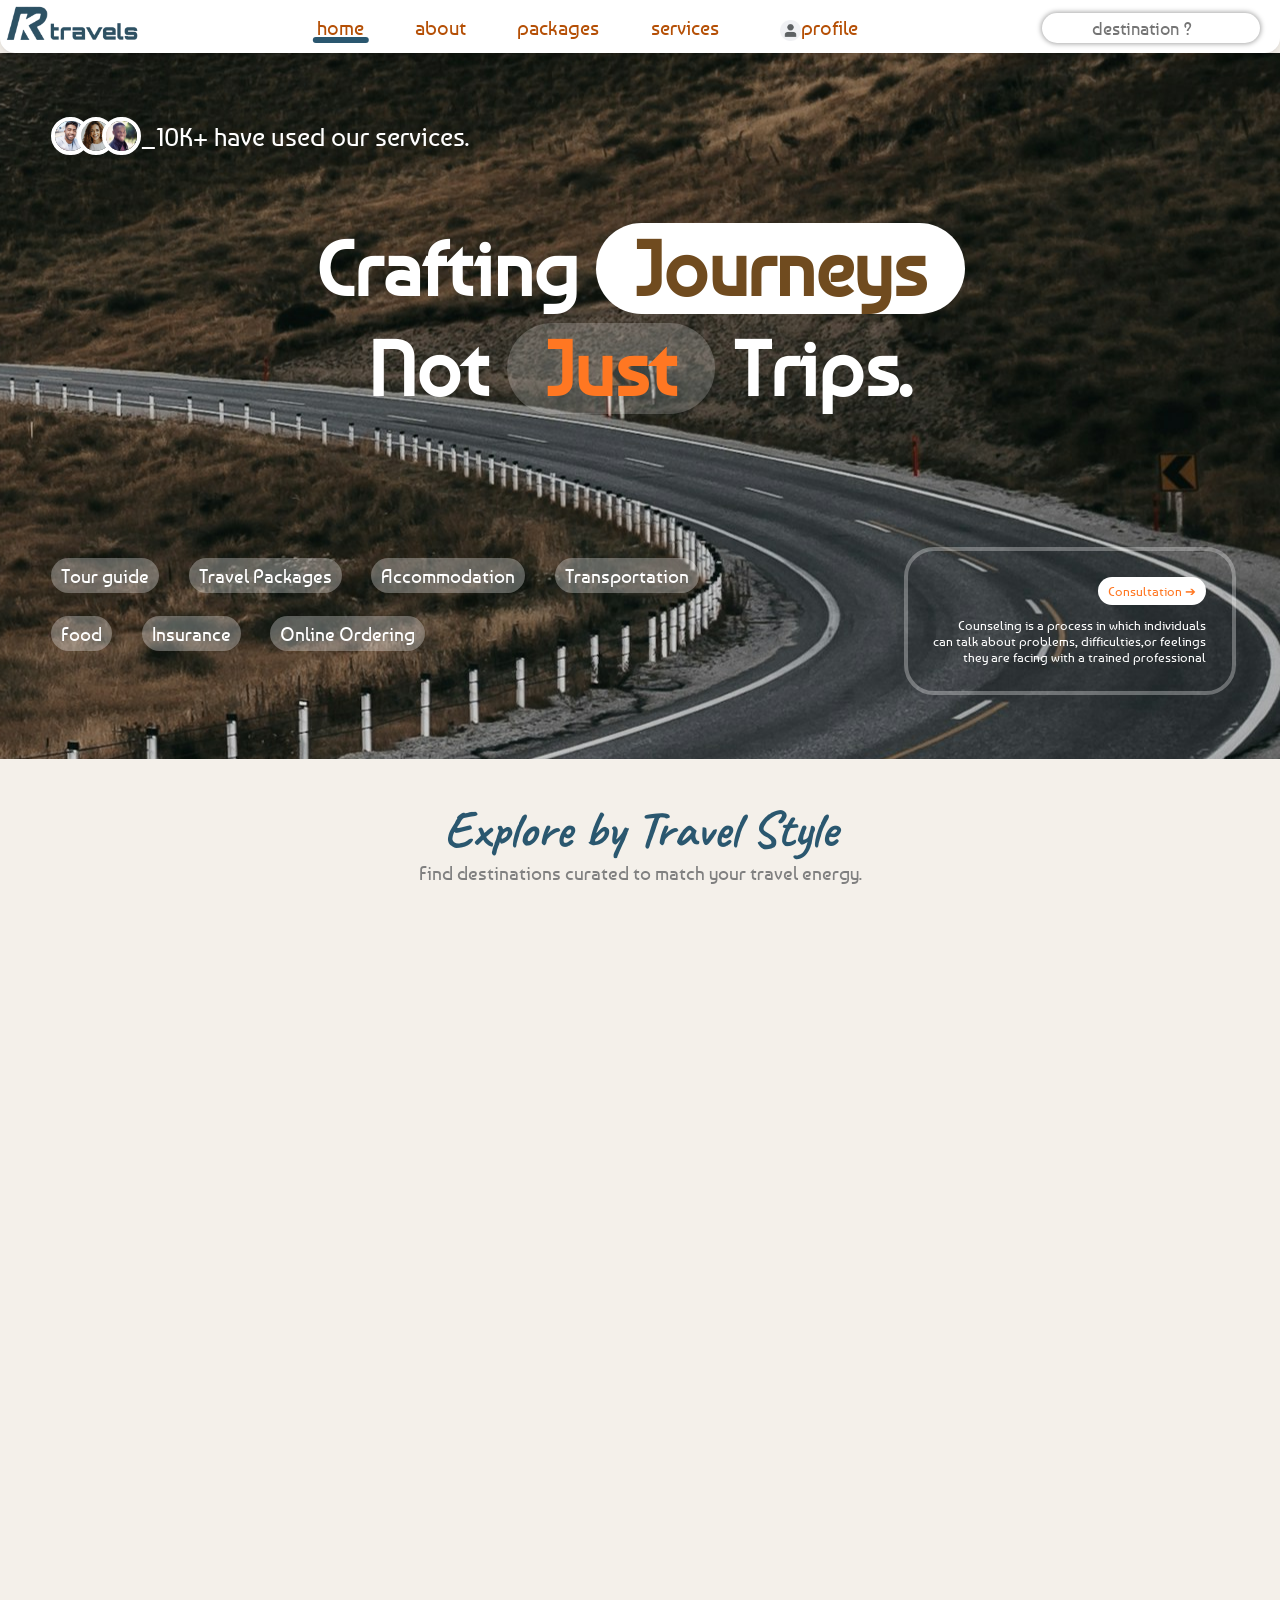
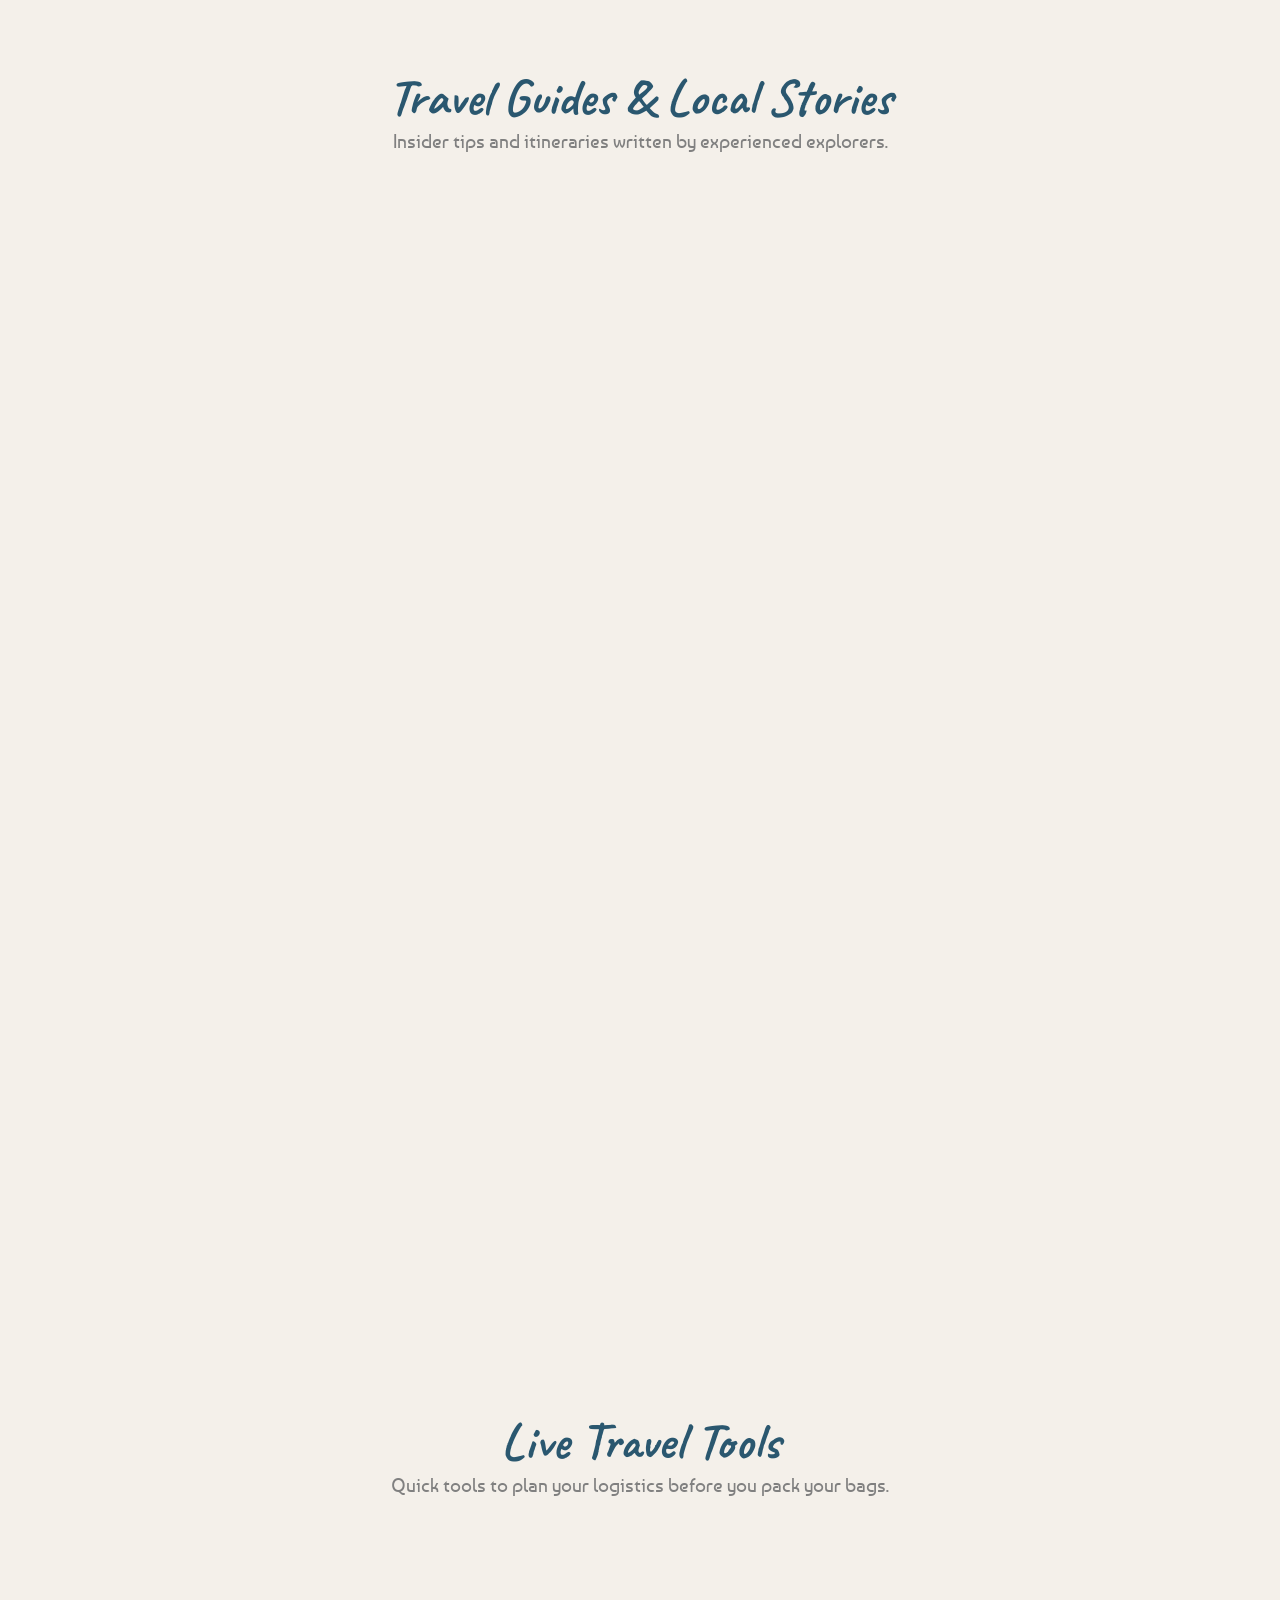
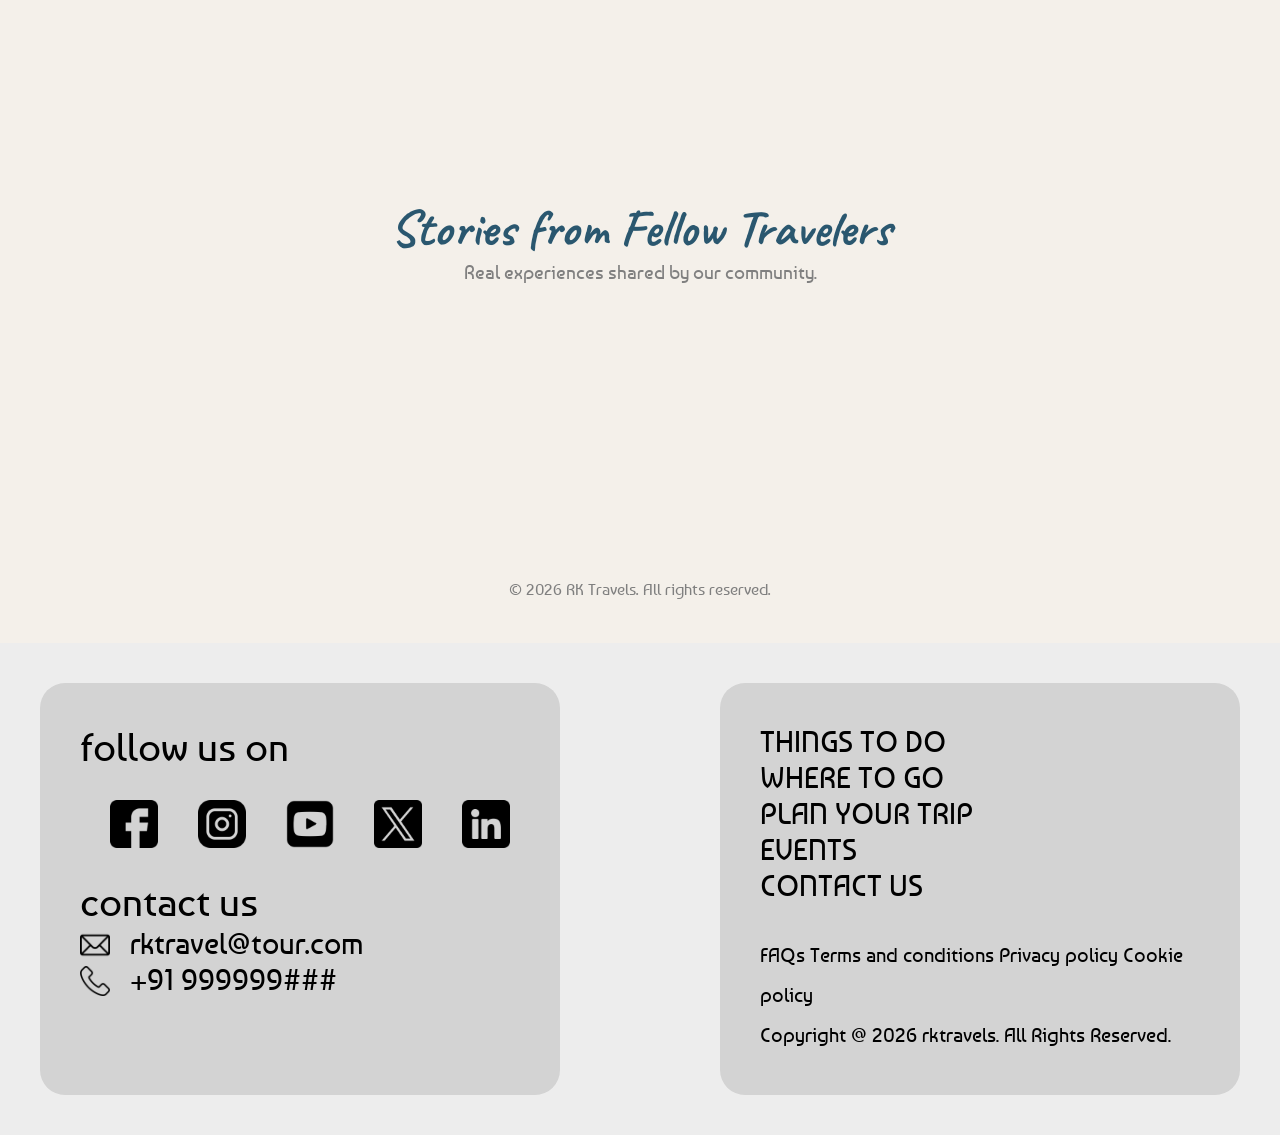
<file: project1/index.html>
<!DOCTYPE html>
<html lang="en">
<head>
    <meta charset="UTF-8">
    <meta name="viewport" content="width=device-width, initial-scale=1.0">
    <title>VKStravels</title>
    <link rel="stylesheet" href="style.css">
    <link rel="icon" href="icons/logo.png">
</head>
<link rel="preconnect" href="https://fonts.googleapis.com">
<link rel="preconnect" href="https://fonts.gstatic.com" crossorigin>
<link href="https://fonts.googleapis.com/css2?family=Anta&family=Baumans&family=Caveat:wght@400..700&family=Lavishly+Yours&family=Londrina+Outline&family=Permanent+Marker&display=swap" rel="stylesheet">
<body>
    <div class="nav"> 
      <img src="icons/logoname.png" height="" class="logo"alt="">
    
        <div class="menu">
        
        <ul><li><a href="index.html"><span class="inactive" >home</span></a></li>
            <li><a href="about.html"><span class="active" >about</span></a></li>
            <li><a href="packages.html"><span class="active" >packages</span></a></li>
            <li><a href="services.html"><span class="active" >services</span></a></li>
            <li><a href="profile.html" class="profile">
              <img src="icons/profile.png" height="" class="profileicon"alt="">profile</a></li></ul>
         </div>
        
       <input class="search" type="search" placeholder="destination ?">
    </div>
    <div class="homebanner">
      <p class="socialproof">
        <img class="profileimage1" src="icons/profile1.jpg">
        <img class="profileimage1" src="icons/profile2.jpg">
        <img class="profileimage1" src="icons/profile3.jpg">
        _10K+ have used our services.
      </p>
      
      <h2 class="homeh">
        
        Crafting <span class="homehh1">Journeys</span><br>
        Not <span class="homehh2">Just</span> Trips.
      </h2>
      <div class="facility">
        <p class="facilities">
      <span class="facilities1">Tour guide</span>
      <span class="facilities1">Travel Packages</span>
      <span class="facilities1">Accommodation</span>
      <span class="facilities1">Transportation</span><br>
      <span class="facilities1">Food</span>
      <span class="facilities1">Insurance</span>
      <span class="facilities1">Online Ordering</span>
        </p>
      <div class="cunsulting">
        <span class="cunsultbtn"><a href="services.html#customer-care">Consultation ➔</a></span><br>
        <span class="cunsultdis">
          Counseling is a process in which individuals <br>can talk about problems, difficulties,or feelings<br> they are facing with a trained professional
        </span>
      </div>
      </div>
    
    </div>

  <section class="section-categories">
    <h2 class="sectionh">Explore by Travel Style</h2>
    <p class="section-subtitle">Find destinations curated to match your travel energy.</p>
    
    <div class="category-grid">
      <div class="category-card">
        <div class="category-icon">⛰️</div>
        <h3 class="category-name">Mountain Treks</h3>
        <p class="section-subtitle">Quiet peaks, scenic trails, and fresh air.</p>
      </div>
      <div class="category-card">
        <div class="category-icon">🌲</div>
        <h3 class="category-name">Nature Retreats</h3>
        <p class="section-subtitle">Escape crowded cities into peaceful forests.</p>
      </div>
      <div class="category-card">
        <div class="category-icon">🏛️</div>
        <h3 class="category-name">Heritage Trails</h3>
        <p class="section-subtitle">Historic architecture and deep local stories.</p>
      </div>
      <div class="category-card">
        <div class="category-icon">🏕️</div>
        <h3 class="category-name">Night Treks & Stargazing</h3>
        <p class="section-subtitle">Adventure under the stars away from light pollution.</p>
      </div>
    </div>
  </section>

  
  <section class="section stories">
    <h2 class="sectionh">Travel Guides & Local Stories</h2>
    <p class="section-subtitle">Insider tips and itineraries written by experienced explorers.</p>

    <div class="category-grid">
      <article class="story-card">
        <div class="card-image-1"></div>
        <div class="card-content">
          <span class="tag">Guide</span>
          <h3 class="category-name">A Beginner’s Guide to Scenic Mountain Treks</h3>
          <p class="section-subtitle">Essential gear, packing checklists, and how to prepare for high-altitude walks.</p>
          <a href="#" class="read-more">Read Guide &rarr;</a>
        </div>
      </article>

      <article class="story-card">
        <div class="card-image-2"></div>
        <div class="card-content">
          <span class="tag">Culture</span>
          <h3 class="category-name">Hidden Cafes & Local Cuisine Secrets</h3>
          <p class="section-subtitle">How to travel off the beaten path and experience authentic local hospitality.</p>
          <a href="#" class="read-more">Read Story &rarr;</a>
        </div>
      </article>

      <article class="story-card">
        <div class="card-image-3"></div>
        <div class="card-content">
          <span class="tag">Tips</span>
          <h3 class="category-name">Essential Packing Hacks for Solo Travelers</h3>
          <p class="section-subtitle">Keep your backpack lightweight without sacrificing comfort or safety tools.</p>
          <a href="#" class="read-more">Read Tips &rarr;</a>
        </div>
      </article>
    </div>
  </section>

  
  <section class="section-utilities">
    <h2 class="sectionh">Live Travel Tools</h2>
    <p class="section-subtitle">Quick tools to plan your logistics before you pack your bags.</p>

    <div class="category-grid">
      <div class="utility-box">
        <h3 class="category-name">🌤️ Trail Weather Check</h3>
        <p class="section-subtitle">Check live weather, visibility, and terrain conditions before heading out.</p>
        <div class="utility-mock">
          <p class="climate">Dehradun Trails: 22°C (Clear Sky)</p>
        </div>
      </div>
      <div class="utility-box">
        <h3 class="category-name">🎒 Gear Checklist Generator</h3>
        <p class="section-subtitle">Generate a customized gear list tailored to your destination’s climate.</p>
        <div class="utility-mock">
          <p class="climate">Trekking Boots • Hydration Pack</p>
        </div>
      </div>
    </div>
  </section>

  
  <section class="section reviews">
    <h2 class="sectionh">Stories from Fellow Travelers</h2>
    <p class="section-subtitle">Real experiences shared by our community.</p>
   <div class="review">
     <blockquote class="review1">
        <p class="ah5">"RK Travels handled our mountain trek seamlessly. Every detail was properly managed,<br> and the customer support was top-notch throughout!"</p>
        <footer class="ah7">— Rohan S., Adventure Enthusiast</footer>
      </blockquote>

      <blockquote class="review1">
        <p class="ah5">"The pricing was completely clear from day one, <br>and the customized family itinerary made our vacation super relaxing and easy."</p>
        <footer class="ah7">— Ananya P., Solo Traveler</footer>
      </blockquote>
   </div>
    
  </section>
  <br><br>

  <footer>
    <p class="ah9">&copy; 2026 RK Travels. All rights reserved.</p>
  </footer>
 <div class="footer">
    <div class="footer1">
      <p class="fuo">follow us on</p>
      <div class="socialicons">
        <a href="https://www.facebook.com/"><img class="social" src="icons/facebook.png" alt=""></a>
        <a href="https://www.instagram.com/"><img class="social" src="icons/instagram.png" alt=""></a>
        <a href="https://www.youtube.com/"><img class="social" src="icons/youtube.png" alt=""></a>
        <a href="https://x.com/"><img class="social" src="icons/twitter.png" alt=""></a>
        <a href="https://in.linkedin.com/"><img class="social" src="icons/linkedin.png" alt=""></a>
      </div>
      <p class="fuo">contact us</p>
      <p class="fuo1"><img class="mail"src="icons/mail.png" alt="">rktravel@tour.com</p>
      <p class="fuo1"><img class="telephone"src="icons/telephone.png" alt="">+91 999999###</p>
      
    </div>
    <div class="footer2">
      <p class="fuo1">THINGS TO DO <br>
                     WHERE TO GO <br>
                     PLAN YOUR TRIP<br>
                     EVENTS<br>
                    CONTACT US</p>
       <p class="terms">
         FAQs Terms and conditions Privacy policy Cookie policy <br>
Copyright @ 2026 rktravels. All Rights Reserved.
       </p>           
    </div>
    
  </div>
  <script>
const observer = new IntersectionObserver((entries) => {
  entries.forEach(entry => {
    if (entry.isIntersecting) {
      entry.target.classList.add('active');
      observer.unobserve(entry.target); // Runs only once and stops
    }
  });
}, { threshold: 0.5 }); // 0.5 means it triggers when 50% of the element is visible

document.querySelectorAll('.reveal-element').forEach(el => observer.observe(el));
</script>
</body>
</html>
</file>
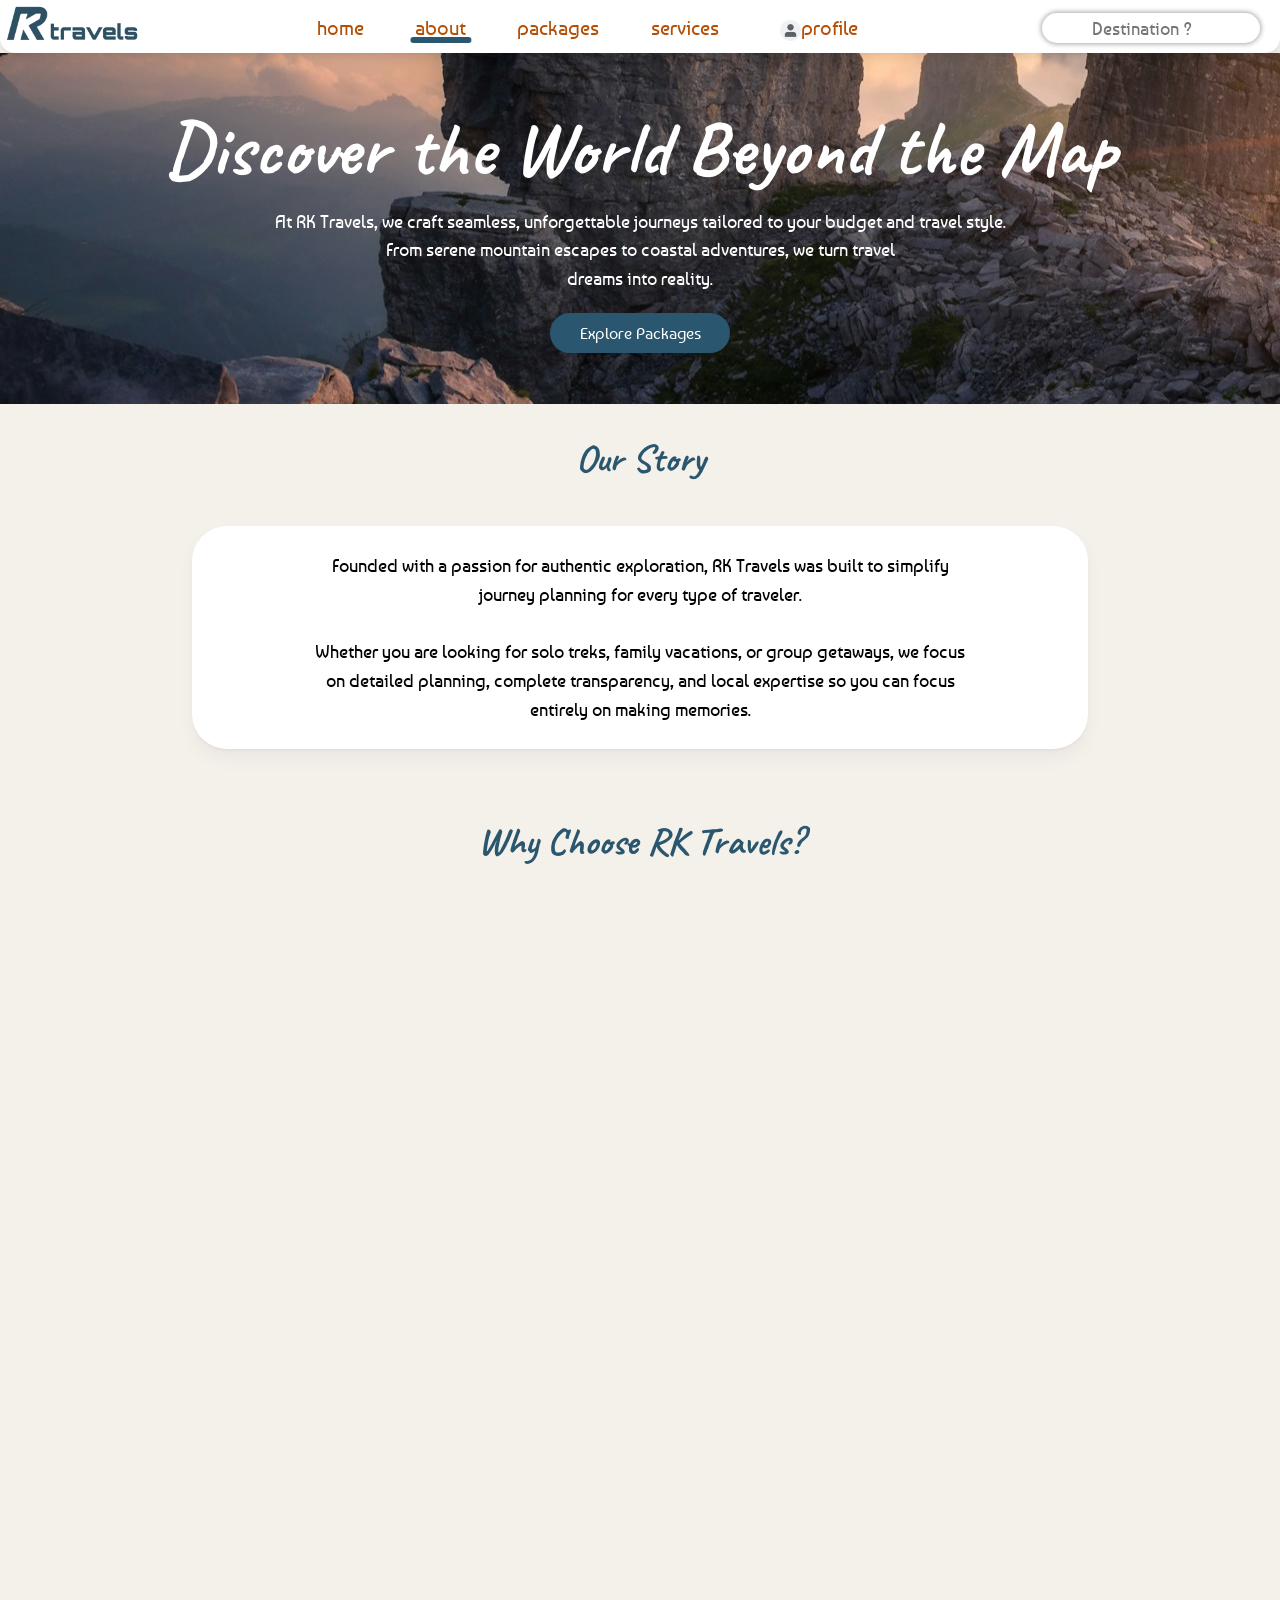
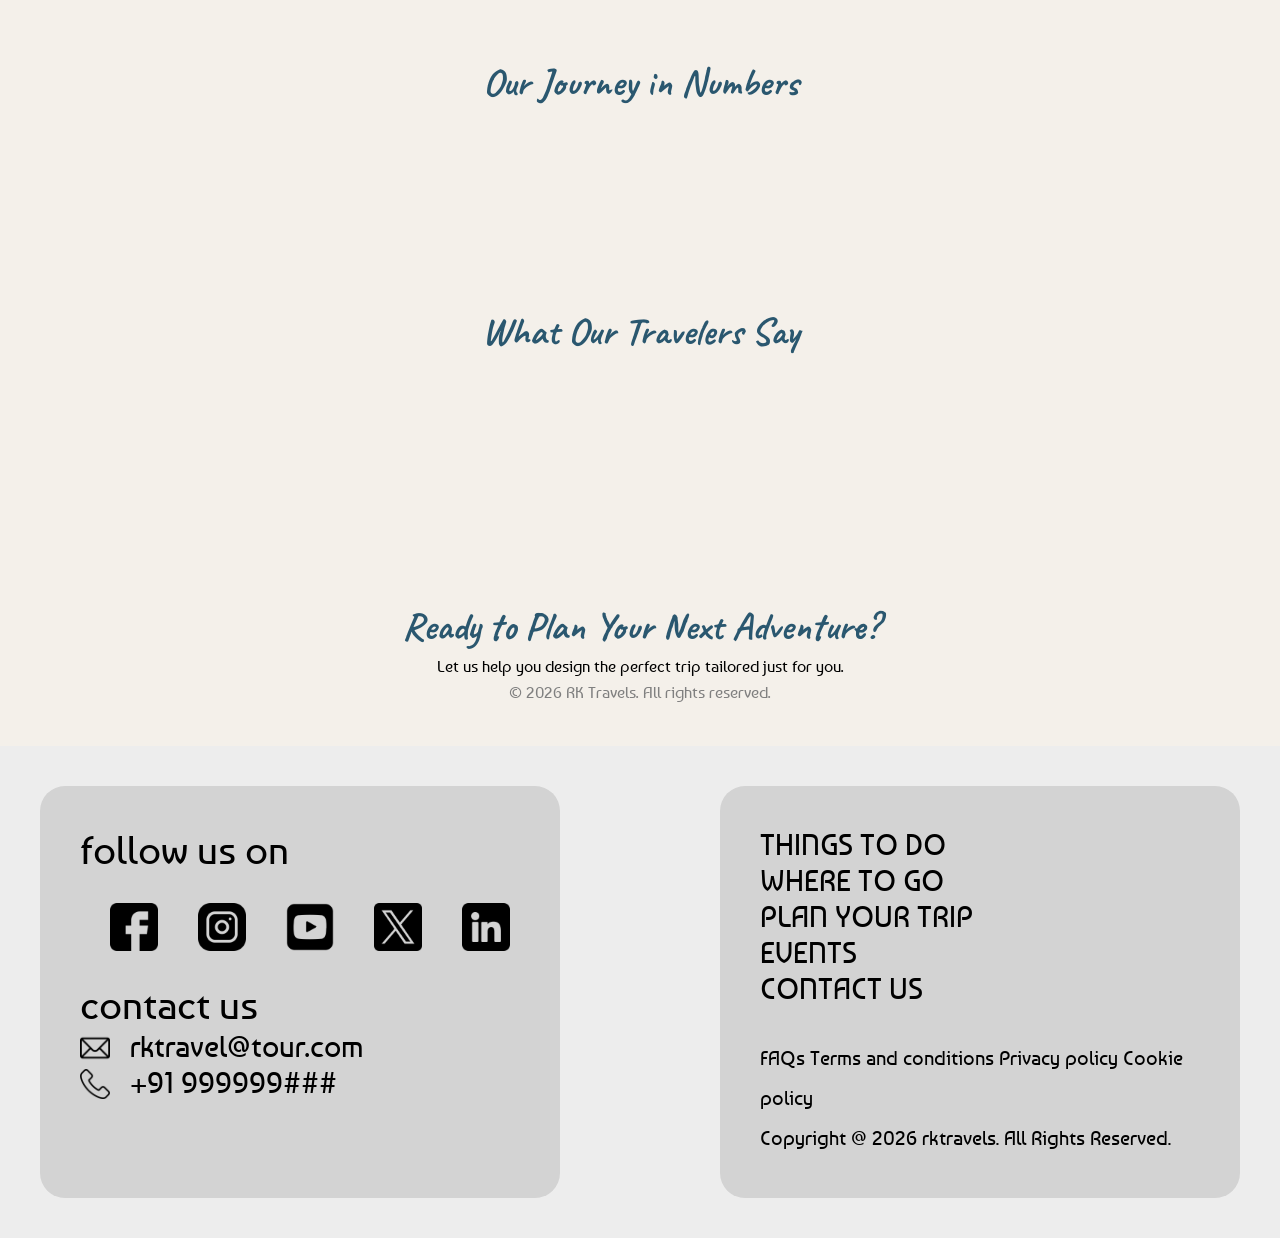
<file: project1/about.html>
<!DOCTYPE html>
<html lang="en">
<head>
    <meta charset="UTF-8">
    <meta name="viewport" content="width=device-width, initial-scale=1.0">
    <title>VKStravels</title>
    <link rel="stylesheet" href="style.css">
    <link rel="icon" href="icons/logo.png">
</head>
<link rel="preconnect" href="https://fonts.googleapis.com">
<link rel="preconnect" href="https://fonts.gstatic.com" crossorigin>
<link href="https://fonts.googleapis.com/css2?family=Anta&family=Baumans&family=Caveat:wght@400..700&family=Lavishly+Yours&family=Londrina+Outline&family=Permanent+Marker&display=swap" rel="stylesheet">
<body>
    <div class="nav"> 
      <img src="icons/logoname.png" height="" class="logo"alt="">
    
        <div class="menu">
        
        <ul><li><a href="index.html"><span class="active" >home</span></a></li>
            <li><a href="about.html"><span class="inactive" >about</span></a></li>
            <li><a href="packages.html"><span class="active" >packages</span></a></li>
            <li><a href="services.html"><span class="active" >services</span></a></li>
            <li><a href="profile.html" class="profile">
              <img src="icons/profile.png" height="" class="profileicon"alt="">profile</a></li></ul>
         </div>
        
       <input class="search" type="search" placeholder="Destination ?">
            
    </div>
  <main>
    <section class="abanner1">
      <h1 class="ah1">Discover the World Beyond the Map</h1>
      <p class="ah52">At RK Travels, we craft seamless, unforgettable journeys tailored to your budget and travel style.</p><p class="ah52"> From serene mountain escapes to coastal adventures, we turn travel</p><p class="ah52"> dreams into reality.</p>
      <a href="packages.html" class="packagesbtn">Explore Packages</a>
    </section>
    <section>
      <h2 class="ah2">Our Story</h2>
      <p class="ah51">Founded with a passion for authentic exploration, RK Travels was built to simplify <br>journey planning for every type of traveler.<br> <br>Whether you are looking for solo treks, family vacations, or group getaways, we focus <br> on detailed planning, complete transparency, and local expertise so you can focus<br> entirely on making memories.</p>
    </section>
    <h2 class="ah53">Why Choose RK Travels?</h2>
    <section class="mspecscard">
      <article class="specscard">
        <h3 class="ah3">Handpicked Destinations</h3>
        <p class="ah5" >Every route and location is carefully selected by experienced travel enthusiasts-<br> to give you a mix of famous landmarks and peaceful hidden gems.</p>
      </article>

      <article class="specscard">
        <h3 class="ah3">Transparent Pricing</h3>
        <p class="ah5">No hidden fees or last-minute charges. We provide upfront, competitive pricing-<br> designed to give you maximum value for your travel budget.</p>
      </article>
    
      <article class="specscard">
        <h3 class="ah3" >24/7 Dedicated Support</h3>
        <p class="ah5" >From booking your trip to returning home, our team provides round-the-clock assistance-<br> for a worry-free experience.</p>
      </article>

      <article class="specscard">
        <h3 class="ah3">Customized Itineraries</h3>
        <p class="ah5" >We tailor flexible travel plans matching your exact pace, interests,<br> and budget requirements.</p>
      </article>
    </section>
    <h2 class="ah2">Our Journey in Numbers</h2>
    <section class="figures">
      
      <figure class="figurecards">
        <h3 class="ah4">5,000+</h3>
        <figcaption class="ah6">Happy Travelers</figcaption>
      </figure>

      <figure class="figurecards">
        <h3 class="ah4">120+</h3>
        <figcaption class="ah6">Destinations Covered</figcaption>
      </figure>

      <figure class="figurecards">
        <h3 class="ah4">98%</h3>
        <figcaption class="ah6">Satisfaction Rate</figcaption>
      </figure>
    </section>
 <h2 class="ah2">What Our Travelers Say</h2>
    <section class="review">
     
      <blockquote class="review1">
        <p class="ah5">"RK Travels handled our mountain trek seamlessly. Every detail was properly managed,<br> and the customer support was top-notch throughout!"</p>
        <footer class="ah7">— Rohan S., Adventure Enthusiast</footer>
      </blockquote>

      <blockquote class="review1">
        <p class="ah5">"The pricing was completely clear from day one, <br>and the customized family itinerary made our vacation super relaxing and easy."</p>
        <footer class="ah7">— Ananya P., Solo Traveler</footer>
      </blockquote>
    </section>

    <!-- Call to Action Banner -->
    <section>
      <h2 class="ah2">Ready to Plan Your Next Adventure?</h2>
      <p class="ah8">Let us help you design the perfect trip tailored just for you.</p>
    </section>

  </main>

  <!-- Footer -->
  <footer>
    <p class="ah9">&copy; 2026 RK Travels. All rights reserved.</p>
  </footer>
 <div class="footer">
    <div class="footer1">
      <p class="fuo">follow us on</p>
      <div class="socialicons">
        <a href="https://www.facebook.com/"><img class="social" src="icons/facebook.png" alt=""></a>
        <a href="https://www.instagram.com/"><img class="social" src="icons/instagram.png" alt=""></a>
        <a href="https://www.youtube.com/"><img class="social" src="icons/youtube.png" alt=""></a>
        <a href="https://x.com/"><img class="social" src="icons/twitter.png" alt=""></a>
        <a href="https://in.linkedin.com/"><img class="social" src="icons/linkedin.png" alt=""></a>
      </div>
      <p class="fuo">contact us</p>
      <p class="fuo1"><img class="mail"src="icons/mail.png" alt="">rktravel@tour.com</p>
      <p class="fuo1"><img class="telephone"src="icons/telephone.png" alt="">+91 999999###</p>
      
    </div>
    <div class="footer2">
      <p class="fuo1">THINGS TO DO <br>
                     WHERE TO GO <br>
                     PLAN YOUR TRIP<br>
                     EVENTS<br>
                    CONTACT US</p>
       <p class="terms">
         FAQs Terms and conditions Privacy policy Cookie policy <br>
Copyright @ 2026 rktravels. All Rights Reserved.
       </p>           
    </div>
    
  </div>
  <script>
const observer = new IntersectionObserver((entries) => {
  entries.forEach(entry => {
    if (entry.isIntersecting) {
      entry.target.classList.add('active');
      observer.unobserve(entry.target); // Runs only once and stops
    }
  });
}, { threshold: 0.5 }); // 0.5 means it triggers when 50% of the element is visible

document.querySelectorAll('.reveal-element').forEach(el => observer.observe(el));
</script>
</body>
</html>
</file>
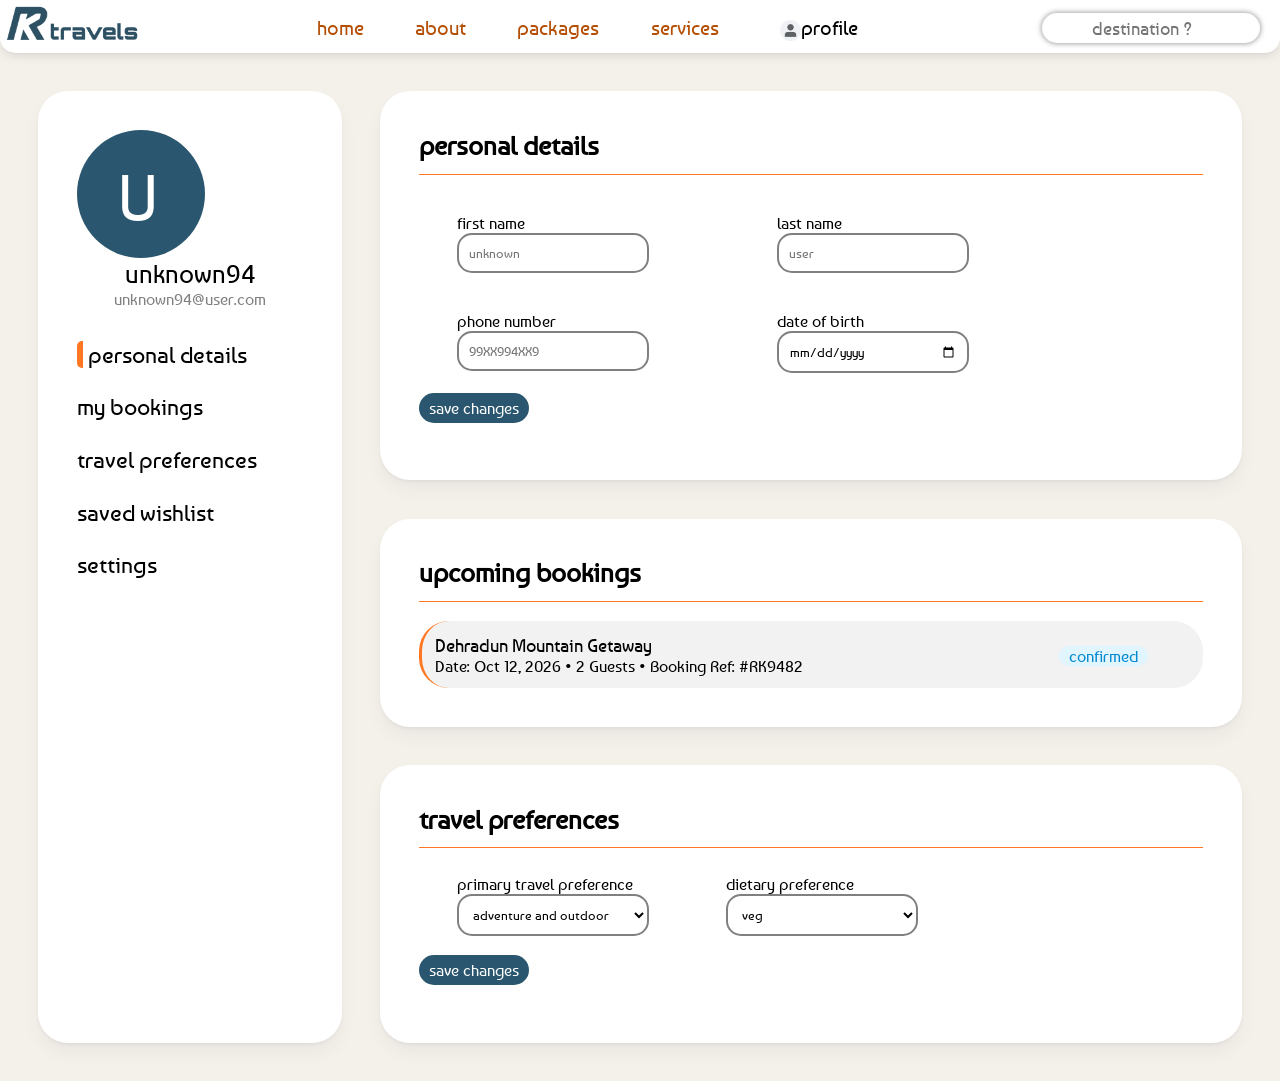
<file: project1/profile.html>
<!DOCTYPE html>
<html lang="en">
<head>
    <meta charset="UTF-8">
    <meta name="viewport" content="width=device-width, initial-scale=1.0">
    <title>VKStravels</title>
    <link rel="stylesheet" href="style.css">
    <link rel="icon" href="icons/logo.png">
</head>
<link rel="preconnect" href="https://fonts.googleapis.com">
<link rel="preconnect" href="https://fonts.gstatic.com" crossorigin>
<link href="https://fonts.googleapis.com/css2?family=Anta&family=Baumans&family=Bungee+Outline&family=Lavishly+Yours&family=Londrina+Outline&family=Londrina+Sketch&family=Permanent+Marker&display=swap" rel="stylesheet">
<body>
    <div class="nav"> 
      <img src="icons/logoname.png" height="" class="logo"alt="">
    
        <div class="menu">
        
        <ul><li><a href="index.html"><span class="active" >home</span></a></li>
            <li><a href="about.html"><span class="active" >about</span></a></li>
            <li><a href="packages.html"><span class="active" >packages</span></a></li>
            <li><a href="services.html"><span class="active" >services</span></a></li>
            <li><a href="profile.html" class="profile ppactive">
              <img src="icons/profile.png" height="" class="profileicon"alt="">profile</a></li></ul>
         </div>
        
       <input class="search" type="search" placeholder="destination ?">
            
    </div>
<div class="pcontainer">
  <div class="pcard">
    <div class="plogo">U</div>
    <p class="username">
      unknown94
    </p>
    <p class="useremail">unknown94@user.com</p>
    <p class="pstatus1">personal details</p>
    <p class="pstatus">my bookings</p>
    <p class="pstatus">travel preferences</p>
    <p class="pstatus">saved wishlist</p>
    <p class="pstatus">settings</p>
  </div>
  <div class="profilestatus">
    <div class="pinfo">
      <h3 class="pstatush">personal details</h3>
      <form class="form1">
        <div class="pdetail">
         <p class="infoinput">first name</p>
          <input type="text" placeholder="unknown" class="inputbox">
        </div>
        <div class="pdetail">
          <p class="infoinput">last name</p>
          <input type="text" placeholder="user" class="inputbox">
        </div>
        <div class="pdetail">
         <p class="infoinput">phone number</p>
          <input type="text" placeholder="99XX994XX9" class="inputbox">
        </div>
        <div class="pdetail">
          <p class="infoinput">date of birth</p>
          <input type="date" placeholder="00/00/0000" class="inputbox">
        </div>
      </form>
      <p class="editbtn">save changes</p>
    </div>
    <div class="pbookings">
      <h3 class="pstatush">upcoming bookings</h3>
      <div class="upcomingbookinfo">
        <p class="bookdis">
         <span class="dmg"> Dehradun Mountain Getaway</span><br>
Date: Oct 12, 2026 • 2 Guests • Booking Ref: #RK9482
        </p>
        <p class="confirmbtn">confirmed</p>
      </div>
    </div>
    <div class="ptravelpref">
      <h3 class="pstatush">travel preferences</h3>
      <div class="mprefinput">
       <div class="prefinput">
         <p class="infoinput">primary travel preference</p>
          
          <form>
          <select id="infoinput2" name="travelpref" class="inputbox">
           <option value="aao">adventure and outdoor</option>
           <option value="st">solo traveling</option>
           <option value="law">luxary and wellness</option>
          </select>
          </form>
        </div>
        <div class="prefinput">
          <p class="infoinput">dietary preference</p>
          <form>
          <select id="infoinput1" name="diet" class="inputbox">
           <option value="veg">veg</option>
           <option value="non-veg">non-veg</option>
           <option value="mixed-menu">mixed-menu</option>
          </select>
          </form>
        </div>
      </div>
      <p class="editbtn">save changes</p>
  </div>
  </div>
</body>
</html>
</file>
<file: project1/style.css>
*
{
    box-sizing: border-box;
    padding: 0;
    margin: 0;
    font-family: baumans;
    
}
body{
  width: 100vw;
}
a {
  -webkit-tap-highlight-color: transparent;
}
html, body {
            background-color: #F4F0EA;
  scroll-behavior: smooth;
}            
img {
  max-width: 100%;
  height: auto;
  display: block;
}
.nav{
    position: relative;
    z-index: 10;
    display: flex;
    background-color: white; 
    justify-content: space-between;
    padding: 0%;
    box-shadow: 
  0 1px 2px -1px rgba(0, 0, 0, 0.08), 
  0 4px 12px -2px rgba(0, 0, 0, 0.12);
    border-bottom-left-radius: 15px;
    border-bottom-right-radius:15px ;
    width: 100vw;
}    
a
{
    color: inherit;
    text-decoration: none;
}
ul,li{  
    margin-top: 8px;
    list-style-type: none;
    display: flex;
    /* padding-inline: 40px; */
    font-size: 20px;
    color: inherit;
    color:#b54f05 ;
    -webkit-tap-highlight-color: transparent;
    outline: none;
    cursor: pointer;
    transition: all 0.3s ease;
    gap: 4vw;
}
li:hover{
 color: black;
}
.inactive{
  position: relative;
  display: inline-block; 
  text-decoration-thickness: 0px;
  
}

.inactive::after {
  content: '';          
  position: absolute;
  left: 50%;
  bottom: -4px;
  transform: translateX(-50%);
  height: 6px;                  
  background-color: #2a576f;
  border-radius: 999px;
  animation: expandUnderline 0.6s ease-out forwards;
}
.active::after{
  animation-name: expandUnderline;
}
@keyframes expandUnderline{
  from{width:0%;}
  to{width:120%;}
}
.logo{
  height:3vw;
  margin: 4px;
  margin-bottom: px;
}
.search{
    margin-right: 20px;
    margin-top: 13px;
    margin-bottom: 10px;
    height: 30px;
    border-radius:15px;
    box-shadow:0px 0px 5px 1px rgba(0, 0, 0, 0.35);
    border-width: 0px;
    text-align: center;
    padding-inline: 10px;
    font-size: 18px;
}
.profile{
  display: inline-flex;
  /* background-color: white; */
  /* border-radius: 20px; */
  /* box-shadow:0px 0px 5px 1px rgba(0, 0, 0, 0.35); */
  padding-inline: 10px;
  color: #b54f05;
  margin-left: 0px;
  font-size: 10;
  
}
 .profile:hover{
  color: black;
 }
  .ppactive{
  animation-name: pactive;
   animation-duration: 0.6s;
 
  animation-fill-mode: forwards; 
}
@keyframes pactive{
  from{color: #b54f05;}
  to{color: black;}
}
.profileicon{
  height: 25px;
  padding-top: 4px;
}
.h1{
    margin: 1vw;
    text-align: center;
    color: #2a576f;
    font-family:baumans ;
    line-height: 0.8;
    font-weight: 100;
}
.highlight1{
  color:#2a576f ;
  font-family:baumans ;
  animation: highlight_color 4s infinite step-end;
}
@keyframes highlight_color{
  0%{color:#2a576f;}
  50%{color:#FF7722;}
  100%{color:#2a576f;}
} 

.ad{
    border-bottom-left-radius:10vw;
    border-radius: 10vw;
    height: 100vh;
    background-image:url(ad/city.jpg) ;
    background-position:center;
    animation: ads 10s infinite step-end;
}
.adhh{ display: flex;}
.adh2{
  font-size:6vw;
  
  color: #2a576f;
  background-color:#F4F0EA;
  width: fit-content;
  padding-bottom: vw;
  padding-top: vw;
  border-top-right-radius: 0%;
  border-bottom-right-radius:8vw;
  padding-right: 2vw;
  position: relative;
  margin-top: -1px;
  padding-left: 4vw;
  font-family: caveat;
  
}
.shape1{
  margin: -1px;
}
.shape2{
  margin: -1px;
}

@keyframes ads{
  0%{background-image:url(ad/city.jpg) ;
  }
  20%{background-image:url(ad/Desert.jpg) ;}
  40%{background-image:url(ad/Kashmirstreets.jpg) ;}
  60%{background-image:url(ad/Nyc.jpg) ;}
  80%{background-image:url(ad/Ukvillage.jpg) ;}
  100%{background-image:url(ad/city.jpg) ;}

}
.mcontainer1{
  background: url(nature/urban.jpg);
    background-size: cover;
    background-position: center;
    margin-bottom: 5rem;
    display: flex;
    flex-direction: column;
    background-color: rgba(0, 0, 0, 0.5);
    background-blend-mode:multiply;
}
.container
{
    display: flex;
    padding: 2.5rem;
    justify-content: space-between;
}
.card{
    display: inline-block;
    /*background-color: rgba(255, 255, 255, .15);*/
    background-color: white;
    width:25vw;
    margin-inline: 3rem;
    height: rem;
    padding: 0.7rem;
    border-radius: 2rem;
    box-shadow:
    0 2px 4px -1px rgba(15, 23, 42, 0.06),
    0 10px 20px -2px rgba(15, 23, 42, 0.05);
    backdrop-filter: blur(10px);
    cursor: pointer;
    animation: fadeInUp 1.4s cubic-bezier(0.16, 1, 0.3, 1) 0.5s forwards;
  animation-timeline: view();
   animation-range: entry 10% cover 30%;
   opacity: 0;
   transition: transform 0.35s ease, box-shadow 0.35s ease, border-color 0.35s ease;
   
}
.card:hover{
  
  background-color: #EFEBD8;
}
.card:has(.book:hover){
  background-color:white;
}
.poster{ border-radius: 1.2rem;
  width:100%;
}
.name{font-size:2.5rem;
      
      width: fit-content;
      padding-left:0.7rem;
      padding-right:0.7rem ;
      border-radius: 1rem;
      margin-top:0.7rem;
      color: #2a576f;
      
}
.dis{
  color: black;
  border-radius: 1rem;
  padding:1rem;
  margin-top:0px;
  
  margin-top: 10px;
}
.p1{
  margin-bottom: 2rem;
  text-align:center;
  font-size: 2.5rem;
  font-family: Baumans;
}
.h1{
  font-size:6rem ;
  text-align: center
  
  
}
.subheading{
  font-size: 3rem;
  color: white;
  text-align: center;
  font-family: Baumans;
  margin-top: 2vw;
}
.rated{
  padding-left:1rem;
  font-size: 20px;
  color: black;
  display: flex;
  margin-top: 0.5rem;
}
.star{
  height: 1rem;
  margin-top: 0.2rem;
  
}
.bookinfo{
  display: flex;
  justify-content: space-between;
  margin-bottom: 2rem;
  margin-top: 2rem;
}
.book{
  font-size: 25px;
  background-color: white;
  border-radius: 2rem;
  padding: 0.3rem 1.4rem;
  color: #FF7722;
  border: 2px solid #FF7722;
  position: relative;
}
.book:hover{
  color: white;
  background-color:#FF7722;
  border: 0px solid grey;
}
.book:active{
  color: white;
  background-color:#FF7722;
  border: 0px solid grey;
}
.mcontainer2{
  background: url(ancient/arthur.jpg);
    background-size: cover;
    background-position: center;
    margin-bottom:5rem;
    display: flex;
    flex-direction: column;
    background-color: rgba(0, 0, 0, 0.5);
    background-blend-mode:multiply;
}
.mcontainer3{
  background: url(international/international.jpg);
    background-size: cover;
    background-position: center;
    margin-bottom: 5rem;
    display: flex;
    flex-direction: column;
    background-color: rgba(0, 0, 0, 0.5);
    background-blend-mode:multiply;
}
.exploremore{
  font-size:2vw;
  padding-bottom: 5px;
  padding-inline: 10px;
  border-radius: 20px;
  border: 2px solid grey;
  background-color:white;
  color: #2a576f;
  margin-left: 80vw;
}
.exploremore:hover{
  background-color:#2a576f ;
  color: white;
}
.exploremore:active{
  background-color:#2a576f ;
  color: white;
}
.footer{
  padding: 2.5rem;
  background-color:hwb(0 93% 7%);
  display:flex;
}
.footer1{ 
  background-color:#D3D3D3;
  border-radius: 25px;
  padding: 2.5rem;
  width: 45rem;
}
.footer2{ 
  background-color:#D3D3D3;
  border-radius: 25px;
  padding: 2.5rem;
  width: 45rem;
  margin-left: 10rem;
}
.socialicons{
  display: flex;
  align-content: center;
  justify-content: center;
}
.social{
  height: 3rem;
  margin: 30px;
}
.fuo{
  font-size: 40px;
  justify-self: center;
}
.fuo1{
  font-size: 30px;
  justify-self: center;
  display: flex;
}
.terms{
  justify-self: center;
  font-size: 20px;
  margin-top: 2rem;
  line-height: 2;
}
.mail{
  height: 35px;
  margin-right: 20px;
  padding-top: 5px;
}
.telephone{
  height: 35px;
  margin-right: 20px;
  padding-top: 5px;
}
.ah1{
  font-size: 6vw;
  text-align: center;
  line-height: 1.5;
  font-family:Caveat;
  color:white;
  animation: fadeInUp 0.9s cubic-bezier(0.16, 1, 0.3, 1) forwards;
}
.abanner1{
  background-image: url(ad/poster1.jpg);
  background-position: 20% 50%;
  padding: 3vw;
}
.ah2{
  font-size: 3vw;
  text-align: center;
  color:#2a576f;
  line-height: 1.5;
  font-family: caveat;
  margin-top: 2vw;
  animation: fadeInUp 0.9s cubic-bezier(0.16, 1, 0.3, 1) 0.2s forwards;
  opacity: 0;
}
.ah53{
  font-size: 3vw;
  text-align: center;
  color:#2a576f;
  line-height: 1.5;
  font-family: caveat;
  margin-top: 2vw;
}
.ah3{
  color: #b54f05;
  margin-bottom: 1.6vw;
  font-size: 1.6vw;
  text-align: center;
}
.ah4{
  text-align: center;
  color:#b54f05 ;
  font-size: 2vw;
}
.ah5{
  text-align: center;
  line-height:1.6;
  font-size: 1.4vw;
  color: black;
}
.ah52{
  text-align: center;
  line-height:1.6;
  font-size: 1.4vw;
  color: white;
  animation: fadeInUp 0.9s cubic-bezier(0.16, 1, 0.3, 1) 0.2s forwards;
  opacity: 0;
}
.ah51{
  background-color:white;
  text-align: center;
  line-height:1.6;
  font-size: 1.4vw;
  color: black;
  border-radius: 35px;
  box-shadow:
    0 2px 4px -1px rgba(15, 23, 42, 0.06),
    0 10px 20px -2px rgba(15, 23, 42, 0.05);
  margin-top: 3vw;
  margin-left: 15vw;
  margin-right: 15vw;
  padding-top: 2vw;
  padding-bottom: 2vw;
  margin-bottom: 5vw;
  animation: fadeInUp 0.9s cubic-bezier(0.16, 1, 0.3, 1) 0.2s forwards;
   opacity: 0;
}
.ah6{
  text-align: center;
}
.ah7{
  text-align: center;
  color:#a17421 ;
}
.ah8{
  text-align: center;
}
.ah9{
  text-align: center;
  color: grey;
  margin-bottom: 3vw;
  line-height: 2;
}
.packagesbtn{
  background-color: white;
  border-radius: 20px;
  box-shadow:
    0 2px 4px -1px rgba(15, 23, 42, 0.06),
    0 10px 20px -2px rgba(15, 23, 42, 0.05);
  display: block;
  width: 180px;
  margin: 0 auto;   
  text-align: center;
  margin-top: 1.6vw;
  margin-bottom: 1vw; 
  padding: 4px;
   padding-top: 10px;
   padding-bottom: 10px;
   color: white;
   background-color: #2a576f;
}
.packagesbtn:hover{
  background-color:#FF7722;
}
.packagesbtn.active{
  background-color:#FF7722;
  padding: 2px;
  padding-top: 5px;
   padding-bottom: 5px;
  border-radius: 10px;
}
 .mspecscard{
   display: flex;
   padding: 5vw;
   flex-wrap: wrap;
   justify-content: center;
 }
 .specscard{
   background-color: white;
   box-shadow:
    0 2px 4px -1px rgba(15, 23, 42, 0.06),
    0 10px 20px -2px rgba(15, 23, 42, 0.05);
   border-radius: 35px;
   text-align: center;
   width: 25vw;
   margin: 2vw;
   padding: 3vw;
   animation: fadeInUp 0.9s cubic-bezier(0.16, 1, 0.3, 1) 0.2s forwards;
   animation-timeline: view();
   animation-range: entry 10% cover 30%;
   animation-fill-mode: forwards;
   opacity: 0;
   transition: transform 0.35s ease, box-shadow 0.35s ease, border-color 0.35s ease;
 }
 .specscard:hover{
   transform: translateY(-12px);
      box-shadow: 0 16px 32px -8px rgba(15, 23, 42, 0.3);
      border-color: #2a576f;
 }
 .figures{
   display: flex;
   justify-content: center;
 }
 .figurecards{
   background-color:white;
   box-shadow:
    0 2px 4px -1px rgba(15, 23, 42, 0.06),
    0 10px 20px -2px rgba(15, 23, 42, 0.05);
   border-radius: 35px;
   margin-inline: 5vw;
   margin-top: 3vw;
   padding: 3vw;
  animation: fadeInUp 0.9s cubic-bezier(0.16, 1, 0.3, 1) 0.2s forwards;
  animation-timeline: view();
   animation-range: entry 10% cover 30%;
   animation-fill-mode: forwards;
   opacity: 0;
   transition: transform 0.35s ease, box-shadow 0.35s ease, border-color 0.35s ease;
 }
 .figurecards:hover{
   transform: translateY(-12px);
      box-shadow: 0 16px 32px -8px rgba(15, 23, 42, 0.3);
      
 }
 .review{
   display: flex;
   justify-content: center;
 }
 .review1{
   background-color: white;
   padding: 2vw;
   margin-inline: 1vw;
   width: 35vw;
   box-shadow:
    0 2px 4px -1px rgba(15, 23, 42, 0.06),
    0 10px 20px -2px rgba(15, 23, 42, 0.05);
   border-radius: 35px;
   border-left: 2px solid #FF7722;
   margin-top: 2vw;
   animation: fadeInUp 0.9s cubic-bezier(0.16, 1, 0.3, 1) 0.4s forwards;
   animation-timeline: view();
   animation-range: entry 10% cover 30%;
   animation-fill-mode: forwards;
   opacity: 0;
   transition: transform 0.35s ease, box-shadow 0.35s ease, border-color 0.35s ease;
 }
 .review1:hover{
  transform: translateY(-12px);
      box-shadow: 0 16px 32px -8px rgba(15, 23, 42, 0.3);
      
 }
 @keyframes fadeInUp {
      from {
        opacity: 0;
        transform: translateY(80px);
      }
      to {
        opacity: 1;
        transform: translateY(0);
      }
    }


.sh1{
  margin-top: 3vw;
  font-size: 4vw;
  font-family:Caveat;
  line-height: 1.5;
  color:#2a576f;
  text-align: center;
}
.servicecard{
  display: flex;
  box-shadow:0 1px 2px -1px rgba(0, 0, 0, 0.08), 
  
    0 4px 12px -2px rgba(0, 0, 0, 0.12);
  margin-left: 7vw;
  margin-right: 7vw;
  background-color:white;
  border-radius:35px;
  justify-content: center;
  margin-bottom: 4vw;
  animation: fadeInUp 0.9s cubic-bezier(0.16, 1, 0.3, 1) 0.2s forwards;
   animation-timeline: view();
   animation-range: entry 10% cover 30%;
   animation-fill-mode: forwards;
   opacity: 0;
   transition: transform 0.35s ease, box-shadow 0.35s ease, border-color 0.35s ease;
}
.servicecard:hover{
   transform: translateY(-12px);
      box-shadow: 0 16px 32px -8px rgba(15, 23, 42, 0.3);
      border-color: #2a576f;
}
.sdis{padding-inline: 10vw;
}
.servicsvg{
  width:30vw;
}
.sh52{
  font-size:20px;
  text-align: center;
  margin-bottom:2vw;
}
.sh3{
  margin-top: 2vw;
  font-size: 2.5vw;
  text-align: center;
  margin-bottom: 2vw;
  color: #2a576f;
}
.sh4{
  text-align:center;
  margin-bottom: 1.5vw;
  font-size:20px ;
}
.check{
  height: 1.5vw;
}
.checkline{
  display:flex;
  margin-bottom: 2vw;
  margin-inline: 4vw;
  font-size: 1.5vw;
}
.checkdis{
  margin-inline: 3vw;
}
.price{
  color:#FF7722;
  font-weight: bold;
  font-size: 1vw;
}
.planprice{
  display:flex;
  justify-content: space-between;
}
.buybtn{
  display: inline-block;
  padding: 6px;
  background-color:white;
  color:#FF7722;
  border: 2px solid grey;
  border-radius: 15px;
  margin-bottom: 1vw;
  width: 9vw;
  text-align: center;
}
.buybtn:hover{
  color:white;
  background-color:#FF7722;
  border: 2px solid #FF7722
}
.buybtn.active{
  color:white;
  background-color:#FF7722;
  border: 2px solid #FF7722
}
.pcontainer{
  display:flex;
}
.pcard{
  background-color: white;
  padding: 3vw;
  margin: 3vw;
  box-shadow:
    0 2px 4px -1px rgba(15, 23, 42, 0.06),
    0 10px 20px -2px rgba(15, 23, 42, 0.05);
  width: 35vw;
  border-radius: 30px;
}
.plogo{
  height:10vw;
  width: 10vw;
  border-radius:50%;
  background-color:#2a576f;
  color: white;
  padding-top: 2.3vw;
  padding-left: 3.2vw;
  font-size: 5vw;
  justify-self: center;
}
.username{
  text-align: center;
  font-size: 2vw;
}
.useremail{
  text-align: center;
  color:grey;
  text-align: center;
  margin-bottom: 2.5vw;
}
.pstatush{
  font-size: 2vw;
  border-bottom: 1px solid #FF7722;
  padding-bottom: 1vw;
}
.pstatus{
  margin-bottom: 2vw;
  font-size: 1.8vw;
}
.pstatus:hover{
  font-size: 1.8vw;
  margin-bottom: 2vw;
  border-left: 6px solid #FF7722;
  padding-inline: 5px;
  border-radius: 5px
}
.pinfo{
  background-color: white;
  padding: 3vw;
  margin-top: 3vw;
  margin-bottom: 3vw;
  box-shadow:
    0 2px 4px -1px rgba(15, 23, 42, 0.06),
    0 10px 20px -2px rgba(15, 23, 42, 0.05);
  border-radius:30px;
  margin-right: 3vw;
}
.pstatus1{
  font-size: 1.8vw;
  margin-bottom: 2vw;
  border-left: 6px solid #FF7722;
  padding-inline: 5px;
  border-radius: 5px
}
.form1{
  display:flex;
  flex-wrap: wrap;
  padding-inline: 3vw;
}
.pdetail{
  margin-inline-end:10vw;
  margin-top: 3vw;
  margin-left: 0vw;
}
.editbtn{
  color: white;
  padding: 5px;
  margin-top: 1.5vw;
  margin-bottom: 1.5vw;
  width: fit-content;
  border-radius: 15px;
  padding-inline: 10px;
  background-color:#2a576f;
}
.pbookings{
  background-color: white;
  padding: 3vw;
  margin-top: 3vw;
  margin-bottom: 3vw;
  box-shadow:
    0 2px 4px -1px rgba(15, 23, 42, 0.06),
    0 10px 20px -2px rgba(15, 23, 42, 0.05);
  border-radius:30px;
  margin-right: 3vw;
}
.upcomingbookinfo{
  display: flex;
  background-color: hwb(0 95% 5%);
  margin-top:1.5vw;
  padding: 1vw;
  border-radius: 30px;
  border-left:3px solid #FF7722;
}
.dmg{
  font-size: 1.4vw;
}
.confirmbtn{
  align-self: right;
  background-color:#e1f5fe;
  color: #0288d1;
  height: 1.5vw;
  padding-inline: 10px;
  border-radius: 10px;
  margin-left: 20vw;
  margin-top:1vw;
}
.mprefinput{
  display: flex;
}
.ptravelpref{
  background-color: white;
  padding: 3vw;
  margin-top: 3vw;
  margin-bottom: 3vw;
  box-shadow:
    0 2px 4px -1px rgba(15, 23, 42, 0.06),
    0 10px 20px -2px rgba(15, 23, 42, 0.05);
  border-radius:30px;
  margin-right: 3vw;
  
  
}
.prefinput{
  
  margin-top: 2vw;
  margin-bottom: vw;
  margin-inline: 3vw;
}
.inputbox{
  width:15vw;
  border:2px solid grey;
  padding: 10px;
  border-radius:15px;
  background-color:white;
}
.homebanner{
  background-image: url(ad/homebanner2.jpg);
  
  background-position: 100% 60%;
  margin-bottom: 3vw;
}
.socialproof{
  font-size: 2vw;
  color:white;
  display:flex;
  align-items: center;
  margin-left: 5vw;
  padding-top: 5vw;
}
.profileimage1{
  border-radius:50%;
  border:4px solid white;
  height: 3vw;
  margin-left: -1vw; 
}
.socialproof:hover{
  .profileimage1{
  margin-left: 1vw;}
}
.homeh{
  font-size: 6vw;
  color: white;
  text-align: center;
  line-height: 1.3;
  margin-top: 5vw;
}
.homehh1{
  border-radius: 4vw;
  padding-inline: 3vw;
  color: hwb(33 12% 56%);
  background-color:white;
  animation-name:homejourney;
  animation-duration:1s;
}
@keyframes homejourney{
  0%{ margin-left: 15vw;
    opacity: 0%;}
  100%{
    margin-left: 0vw;
     opacity:100%; }
}
.homehh2{
  color:#FF7722;
  background-color: rgba(255, 255, 255, 0.2);
  border-radius: 4vw;
  padding-inline: 3vw;
}
.facilities1{
  color: white;
  background-color: rgba(255, 255, 255, 0.3);
  font-size: 1.5vw;
  margin-inline: 1vw;
  padding:6px;
  padding-inline:10px;
  border-radius:20px;
  line-height:3;
  
}
.facility{
  display: flex;
  margin-left: 3vw;
  margin-top: 10vw;

}
.cunsulting{
  text-align: right;
  color: white;
  font-size: 1vw;
  right: 5vw;
  margin-top: 3vw;
  border:4px solid rgba(255, 255, 255, 0.3);
  padding: 2vw;
  border-radius:30px;
  margin-top: 0vw;
  margin-left: 15vw;
  margin-bottom: 5vw;
}
.cunsultbtn{
  color:#FF7722;
  background-color:white;
  padding:6px;
  padding-inline:10px;
  border-radius:20px;
  display: inline-block;
}
.cunsultbtn:hover{
  color:white;
  background-color:#FF7722;
}
.cunsultbtn:active{
  color:white;
  background-color:#FF7722;
}
.cunsultdis{
  margin-top: 1vw;
  display: inline-block;
}
.sectionh{
  font-size:4vw ;
  text-align: center;
  font-family: caveat;
  color:#2a576f;
}
.section-subtitle{
  text-align: center;
  font-size:1.5vw;
  color:grey ;
  margin-bottom: 3vw;
}
.category-grid{
  display:flex;
  flex-wrap: wrap;
  justify-content: center;
}
.category-card{
  background-color:white;
  box-shadow:
    0 2px 4px -1px rgba(15, 23, 42, 0.06),
    0 10px 20px -2px rgba(15, 23, 42, 0.05);
  border-radius:30px;
  margin-inline: 3vw;
  padding: 3vw;
  width:25vw;
  margin-bottom: 4vw;
  animation: fadeInUp 0.9s cubic-bezier(0.16, 1, 0.3, 1) 0.2s forwards;
   animation-timeline: view();
   animation-range: entry 10% cover 30%;
   animation-fill-mode: forwards;
   opacity: 0;
   transition: transform 0.35s ease, box-shadow 0.35s ease, border-color 0.35s ease;
}
.category-card:hover{
   transform: translateY(-12px);
      box-shadow: 0 16px 32px -8px rgba(15, 23, 42, 0.3);
      border-color: #2a576f;
}
.category-icon{
  font-size:4vw;
  text-align: center;
}
.category-name{
  font-size: 2vw;
  text-align: center;
  color:#b54f05;
  margin-top: 2vw;
  margin-bottom: 2vw;
}
.story-card{
  background-color:white;
   box-shadow:
    0 2px 4px -1px rgba(15, 23, 42, 0.06),
    0 10px 20px -2px rgba(15, 23, 42, 0.05);
  border-radius:30px;
  margin-inline: 3vw;
  
  width:35vw;
  margin-bottom: 4vw;
    animation: fadeInUp 0.9s cubic-bezier(0.16, 1, 0.3, 1) 0.2s forwards;
   animation-timeline: view();
   animation-range: entry 10% cover 30%;
   animation-fill-mode: forwards;
   opacity: 0;
   transition: transform 0.35s ease, box-shadow 0.35s ease, border-color 0.35s ease;
}
.story-card:hover{
   transform: translateY(-12px);
      box-shadow: 0 16px 32px -8px rgba(15, 23, 42, 0.3);
      border-color: #2a576f;
}
.card-image-1{
  background-image: url(ad/trecks.jpg);
  height:20vw;
  background-size:cover;
  border-top-left-radius:30px; 
  border-top-right-radius:30px;
  background-position: 100% 100%;
  margin-bottom: 1.5vw;
}
.card-image-2{
  background-image: url(ad/cafe.jpg);
  height:20vw;
  background-size:cover;
  border-top-left-radius:30px; 
  border-top-right-radius:30px;
  margin-bottom: 1.5vw;
}
.card-image-3{
  background-image: url(ad/packing.jpg);
  height:20vw;
  background-size:cover;
  border-top-left-radius:30px; 
  border-top-right-radius:30px;
  margin-bottom: 1.5vw;
}
.card-content{
  padding-inline: 3vw;
  padding-bottom: 3vw;
}
.tag{
  font-size: 1.5vw;
  background-color:#e1f5fe ;
  border-radius:15px;
  padding-inline: 10px;
}
.read-more{
  font-size: 1.5vw;
  background-color:#e1f5fe ;
  border-radius:15px;
  padding-inline: 10px;
}

.utility-box{
  background-color:white;
   box-shadow:
    0 2px 4px -1px rgba(15, 23, 42, 0.06),
    0 10px 20px -2px rgba(15, 23, 42, 0.05);
  border-radius:30px;
  margin-inline: 3vw;
  padding-inline: 3vw;
  width:40vw;
  margin-bottom: 4vw;
  animation: fadeInUp 0.9s cubic-bezier(0.16, 1, 0.3, 1) 0.2s forwards;
   animation-timeline: view();
   animation-range: entry 10% cover 30%;
   animation-fill-mode: forwards;
   opacity: 0;
   transition: transform 0.35s ease, box-shadow 0.35s ease, border-color 0.35s ease;
}
.utility-box:hover{
   transform: translateY(-12px);
       box-shadow: 0 16px 32px -8px rgba(15, 23, 42, 0.3);
      border-color: #2a576f;
}
.climate{
  font-size: 1.5vw;
  background-color:#F4F0EA ;
  border-radius:15px;
  padding: 4px;
  text-align: center;
  margin-bottom: 1vw;
}
</file>
